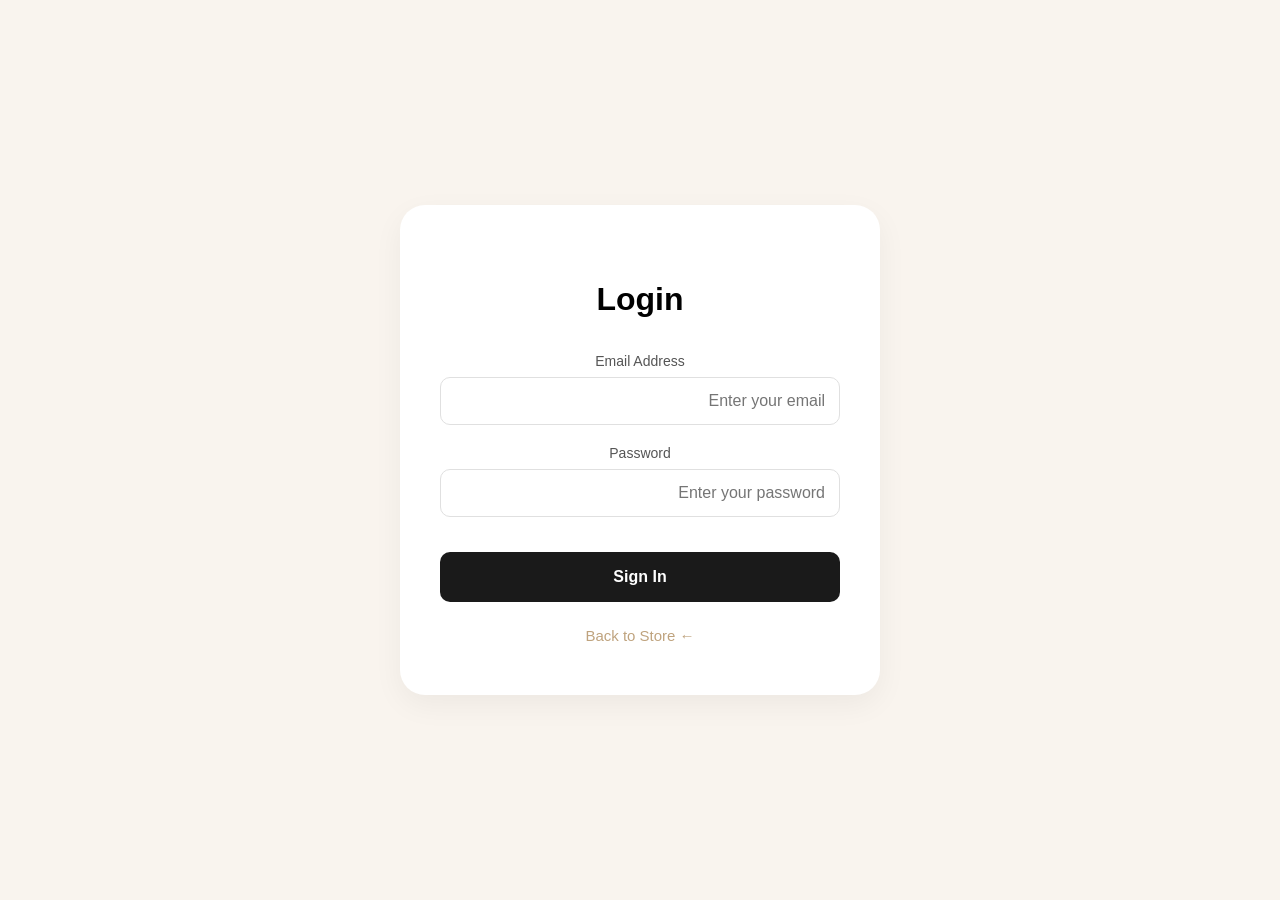
<file: login.html>
<!DOCTYPE html>
<html lang="ar" dir="rtl">
<head>
    <meta charset="UTF-8">
    <meta name="viewport" content="width=device-width, initial-scale=1.0">
    <title>Login Page</title>
    <style>
        
        body {
            background-color: #f9f4ee; 
            display: flex;
            justify-content: center;
            align-items: center;
            height: 100vh;
            margin: 0;
            font-family: 'Segoe UI', Tahoma, Geneva, Verdana, sans-serif;
        }

        .login-card {
            background: #ffffff;
            padding: 50px 40px;
            border-radius: 25px; 
            box-shadow: 0 10px 30px rgba(0, 0, 0, 0.05);
            width: 100%;
            max-width: 400px;
            text-align: center;
        }

        h2 {
            font-size: 32px;
            margin-bottom: 35px;
            color: #000;
        }

        .input-field {
         
            margin-bottom: 20px;
        }

        .input-field label {
            display: block;
            font-size: 14px;
            color: #555;
            margin-bottom: 8px;
            font-weight: 500;
        }

        .input-field input {
            width: 100%;
            padding: 14px;
            border: 1px solid #e0e0e0;
            border-radius: 10px;
            font-size: 16px;
            box-sizing: border-box;
            outline: none;
            transition: border 0.3s;
        }

        .input-field input:focus {
            border-color: #c5a059;
        }

        .login-btn {
            width: 100%;
            padding: 16px;
            background-color: #1a1a1a; 
            color: #fff;
            border: none;
            border-radius: 10px;
            font-size: 16px;
            font-weight: bold;
            cursor: pointer;
            margin-top: 15px;
        }

        .footer-link {
            margin-top: 25px;
        }

        .footer-link a {
            color: #bfa37e;
            text-decoration: none;
            font-size: 15px;
            cursor: pointer;
        }
    </style>
</head>
<body>

    <div class="login-card">
        <h2>Login</h2>
        
        <form>
            <div class="input-field">
                <label>Email Address</label>
                <input type="email" placeholder="Enter your email" required>
            </div>
            
            <div class="input-field">
                <label>Password</label>
                <input type="password" placeholder="Enter your password" required>
            </div>
            
            <button type="submit" class="login-btn">Sign In</button>
        </form>
        
        <div class="footer-link">
            <a onclick="window.history.back()">← Back to Store</a>
        </div>
    </div>

    <script>
        
        console.log("Login page is ready!");
    </script>

</body>
</html>
</file>
